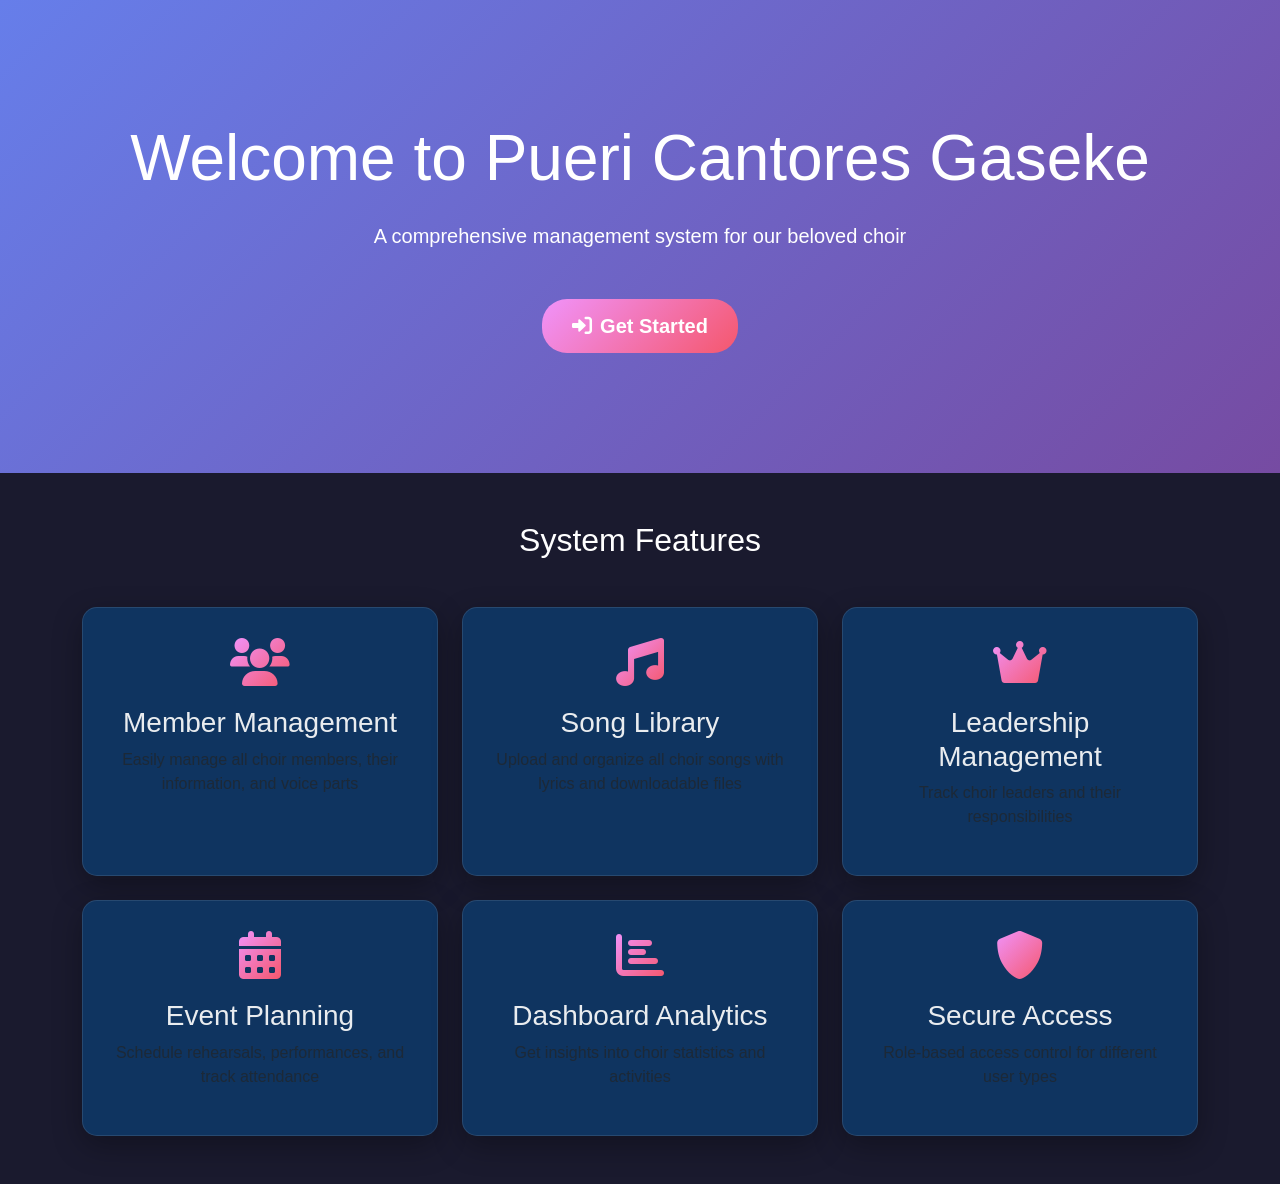
<file: cms.html>
<!DOCTYPE html>
<html lang="en">
<head>
    <meta charset="UTF-8">
    <meta name="viewport" content="width=device-width, initial-scale=1.0, maximum-scale=1.0, user-scalable=yes">
    <title>Pueri Cantores Gaseke - Choir Management System</title>
    <link href="https://cdn.jsdelivr.net/npm/bootstrap@5.1.3/dist/css/bootstrap.min.css" rel="stylesheet">
    <link rel="stylesheet" href="https://cdnjs.cloudflare.com/ajax/libs/font-awesome/6.0.0/css/all.min.css">
    <style>
        * {
            margin: 0;
            padding: 0;
            box-sizing: border-box;
        }

        :root {
            --primary-color: #2c3e50;
            --secondary-color: #e74c3c;
            --accent-color: #3498db;
            --success-color: #27ae60;
            --warning-color: #f39c12;
            --danger-color: #c0392b;
            --dark-bg: #1a1a2e;
            --darker-bg: #16213e;
            --card-bg: #0f3460;
            --text-light: #e9ecef;
            --text-muted: #adb5bd;
            --gradient-1: linear-gradient(135deg, #667eea 0%, #764ba2 100%);
            --gradient-2: linear-gradient(135deg, #f093fb 0%, #f5576c 100%);
            --gradient-3: linear-gradient(135deg, #4facfe 0%, #00f2fe 100%);
        }

        body {
            font-family: 'Segoe UI', Tahoma, Geneva, Verdana, sans-serif;
            background: var(--dark-bg);
            color: var(--text-light);
            min-height: 100vh;
            transition: all 0.3s ease;
            overflow-x: hidden;
        }

        #landingPage {
            display: block;
        }

        #landingPage.hidden {
            display: none;
        }

        .dashboard-container {
            display: none;
            position: relative;
            min-height: 100vh;
        }

        .dashboard-container.active {
            display: block;
        }

        .mobile-menu-toggle {
            display: none;
            position: fixed;
            top: 15px;
            left: 15px;
            z-index: 1001;
            background: var(--gradient-2);
            color: white;
            border: none;
            border-radius: 50%;
            width: 50px;
            height: 50px;
            font-size: 1.5rem;
            cursor: pointer;
            box-shadow: 0 4px 15px rgba(231, 76, 60, 0.3);
            transition: all 0.3s ease;
            align-items: center;
            justify-content: center;
        }

        .mobile-menu-toggle:hover {
            transform: scale(1.1);
            box-shadow: 0 6px 20px rgba(231, 76, 60, 0.4);
        }

        .mobile-menu-toggle i {
            transition: transform 0.3s ease;
        }

        .mobile-menu-toggle.active i {
            transform: rotate(90deg);
        }

        .sidebar-overlay {
            display: none;
            position: fixed;
            top: 0;
            left: 0;
            right: 0;
            bottom: 0;
            background: rgba(0, 0, 0, 0.5);
            backdrop-filter: blur(3px);
            z-index: 999;
            opacity: 0;
            transition: opacity 0.3s ease;
        }

        .sidebar-overlay.active {
            display: block;
            opacity: 1;
        }

        .hero-section {
            background: var(--gradient-1);
            padding: 120px 0;
            color: white;
            position: relative;
            overflow: hidden;
        }

        .feature-card {
            background: var(--card-bg);
            border-radius: 15px;
            padding: 30px;
            text-align: center;
            box-shadow: 0 10px 30px rgba(0,0,0,0.3);
            transition: all 0.3s ease;
            height: 100%;
            border: 1px solid rgba(255,255,255,0.1);
        }

        .feature-card:hover {
            transform: translateY(-10px);
            border-color: var(--secondary-color);
        }

        .feature-icon {
            font-size: 3rem;
            margin-bottom: 20px;
            background: var(--gradient-2);
            -webkit-background-clip: text;
            -webkit-text-fill-color: transparent;
        }

        .btn-custom {
            background: var(--gradient-2);
            color: white;
            padding: 12px 30px;
            border-radius: 25px;
            border: none;
            font-weight: 600;
            transition: all 0.3s;
            text-decoration: none;
            display: inline-block;
            cursor: pointer;
        }

        .btn-custom:hover {
            transform: scale(1.05);
            box-shadow: 0 10px 20px rgba(231, 76, 60, 0.3);
            color: white;
        }

        .auth-container {
            max-width: 400px;
            margin: 0 auto;
            background: var(--card-bg);
            border-radius: 15px;
            padding: 30px;
            box-shadow: 0 10px 30px rgba(0,0,0,0.3);
            border: 1px solid rgba(255,255,255,0.1);
        }

        .auth-tabs {
            display: flex;
            margin-bottom: 30px;
            border-bottom: 2px solid rgba(255,255,255,0.1);
        }

        .auth-tab {
            flex: 1;
            text-align: center;
            padding: 10px;
            cursor: pointer;
            color: var(--text-muted);
            font-weight: 600;
            transition: all 0.3s;
        }

        .auth-tab.active {
            color: var(--secondary-color);
            border-bottom: 2px solid var(--secondary-color);
        }

        .auth-form {
            display: none;
        }

        .auth-form.active {
            display: block;
        }

        .sidebar {
            position: fixed;
            left: 0;
            top: 0;
            bottom: 0;
            width: 280px;
            background: var(--darker-bg);
            color: white;
            padding: 20px 0;
            overflow-y: auto;
            border-right: 1px solid rgba(255,255,255,0.1);
            z-index: 1000;
            transition: transform 0.3s ease;
        }

        .sidebar-header {
            padding: 20px;
            text-align: center;
            border-bottom: 1px solid rgba(255,255,255,0.1);
        }

        .sidebar-header h3 {
            color: var(--secondary-color);
            font-weight: 700;
            font-size: 1.5rem;
        }

        .user-profile {
            background: rgba(255,255,255,0.05);
            padding: 20px;
            margin: 20px;
            border-radius: 10px;
            text-align: center;
            border: 1px solid rgba(255,255,255,0.1);
        }

        .user-avatar {
            width: 80px;
            height: 80px;
            border-radius: 50%;
            margin: 0 auto 15px;
            background: var(--gradient-2);
            display: flex;
            align-items: center;
            justify-content: center;
            font-size: 2.5rem;
        }

        .role-badge {
            background: var(--gradient-2);
            color: white;
            padding: 5px 15px;
            border-radius: 20px;
            font-size: 0.8rem;
            display: inline-block;
            margin-top: 10px;
        }

        .nav-link {
            color: var(--text-muted);
            padding: 15px 25px;
            transition: all 0.3s;
            display: flex;
            align-items: center;
            gap: 10px;
            border-left: 3px solid transparent;
            text-decoration: none;
            cursor: pointer;
        }

        .nav-link:hover {
            color: white;
            background: rgba(255,255,255,0.05);
            border-left-color: var(--secondary-color);
        }

        .nav-link.active {
            color: white;
            background: rgba(255,255,255,0.1);
            border-left-color: var(--secondary-color);
        }

        .nav-link i {
            width: 25px;
            font-size: 1.2rem;
        }

        .main-content {
            margin-left: 280px;
            padding: 30px;
            min-height: 100vh;
            transition: margin-left 0.3s ease;
            background: var(--dark-bg);
        }

        .stat-card {
            background: var(--card-bg);
            border-radius: 15px;
            padding: 25px;
            box-shadow: 0 5px 15px rgba(0,0,0,0.3);
            transition: all 0.3s;
            border: 1px solid rgba(255,255,255,0.1);
            height: 100%;
        }

        .stat-card:hover {
            transform: translateY(-5px);
            border-color: var(--secondary-color);
        }

        .stat-icon {
            font-size: 2.5rem;
            background: var(--gradient-2);
            -webkit-background-clip: text;
            -webkit-text-fill-color: transparent;
        }

        .stat-number {
            font-size: 2.5rem;
            font-weight: bold;
            color: var(--secondary-color);
        }

        .table-card {
            background: var(--card-bg);
            border-radius: 15px;
            padding: 25px;
            box-shadow: 0 5px 15px rgba(0,0,0,0.3);
            border: 1px solid rgba(255,255,255,0.1);
            margin-bottom: 30px;
            overflow-x: auto;
        }

        .table {
            color: var(--text-light);
            margin-bottom: 0;
            min-width: 600px;
        }

        .table thead th {
            border-bottom-color: rgba(255,255,255,0.1);
            color: var(--secondary-color);
            font-weight: 600;
        }

        .table td {
            border-bottom-color: rgba(255,255,255,0.05);
            vertical-align: middle;
        }

        .badge-voice {
            background: var(--gradient-1);
            color: white;
            padding: 5px 10px;
            border-radius: 20px;
            font-size: 0.8rem;
        }

        .badge-role {
            background: var(--gradient-2);
            color: white;
            padding: 5px 10px;
            border-radius: 20px;
            font-size: 0.8rem;
        }

        .filter-container {
            background: rgba(255,255,255,0.05);
            border-radius: 15px;
            padding: 20px;
            margin-bottom: 20px;
            border: 1px solid rgba(255,255,255,0.1);
        }

        .filter-title {
            color: var(--secondary-color);
            font-size: 1.1rem;
            margin-bottom: 15px;
            font-weight: 600;
        }

        .filter-group {
            display: flex;
            flex-wrap: wrap;
            gap: 15px;
            align-items: flex-end;
        }

        .filter-item {
            flex: 1;
            min-width: 150px;
        }

        .filter-label {
            display: block;
            color: var(--text-muted);
            font-size: 0.9rem;
            margin-bottom: 5px;
        }

        .filter-select, .filter-input {
            background: rgba(0,0,0,0.3);
            border: 1px solid rgba(255,255,255,0.1);
            color: var(--text-light);
            padding: 8px 12px;
            border-radius: 8px;
            width: 100%;
        }

        .filter-select:focus, .filter-input:focus {
            border-color: var(--secondary-color);
            outline: none;
        }

        .clear-filter {
            color: var(--secondary-color);
            cursor: pointer;
            font-size: 0.9rem;
            margin-left: 10px;
        }

        .search-results-info {
            color: var(--text-muted);
            font-size: 0.9rem;
            margin-top: 10px;
            padding: 10px;
            background: rgba(255,255,255,0.05);
            border-radius: 8px;
        }

        .highlight {
            background: var(--secondary-color);
            color: white;
            padding: 2px 5px;
            border-radius: 3px;
        }

        .drag-drop-area {
            border: 2px dashed var(--secondary-color);
            border-radius: 10px;
            padding: 30px;
            text-align: center;
            background: rgba(255,255,255,0.02);
            transition: all 0.3s;
            cursor: pointer;
            margin-bottom: 20px;
        }

        .drag-drop-area:hover {
            background: rgba(231, 76, 60, 0.1);
            border-color: var(--secondary-color);
        }

        .drag-drop-area.dragover {
            background: rgba(231, 76, 60, 0.2);
            border-color: var(--secondary-color);
            transform: scale(1.02);
        }

        .drag-drop-icon {
            font-size: 3rem;
            color: var(--secondary-color);
            margin-bottom: 15px;
        }

        .file-list {
            margin-top: 15px;
        }

        .file-item {
            background: rgba(255,255,255,0.05);
            border-radius: 5px;
            padding: 8px 12px;
            margin-bottom: 5px;
            display: flex;
            align-items: center;
            justify-content: space-between;
        }

        .file-item i {
            color: var(--secondary-color);
            margin-right: 10px;
        }

        .file-item .remove-file {
            color: var(--danger-color);
            cursor: pointer;
        }

        .file-info {
            font-size: 0.9rem;
            color: var(--text-muted);
        }

        .modal-content {
            background: var(--card-bg);
            color: var(--text-light);
            border: 1px solid rgba(255,255,255,0.1);
        }

        .modal-header {
            border-bottom-color: rgba(255,255,255,0.1);
        }

        .modal-footer {
            border-top-color: rgba(255,255,255,0.1);
        }

        .form-control, .form-select {
            background: rgba(0,0,0,0.3);
            border: 1px solid rgba(255,255,255,0.1);
            color: var(--text-light);
        }

        .form-control:focus, .form-select:focus {
            background: rgba(0,0,0,0.5);
            border-color: var(--secondary-color);
            color: var(--text-light);
            box-shadow: 0 0 0 0.2rem rgba(231, 76, 60, 0.25);
        }

        .form-control::placeholder {
            color: var(--text-muted);
        }

        .form-label {
            color: var(--text-muted);
            font-size: 0.9rem;
            font-weight: 500;
        }

        .btn-close {
            filter: invert(1) grayscale(100%) brightness(200%);
        }

        .quick-action-btn {
            background: rgba(255,255,255,0.05);
            border: 1px solid rgba(255,255,255,0.1);
            color: var(--text-light);
            padding: 15px;
            border-radius: 10px;
            transition: all 0.3s;
            text-align: left;
            width: 100%;
            margin-bottom: 10px;
        }

        .quick-action-btn:hover {
            background: var(--gradient-2);
            border-color: transparent;
            transform: translateX(5px);
        }

        .attachment-list {
            max-height: 200px;
            overflow-y: auto;
            margin-top: 10px;
        }

        .attachment-item {
            background: rgba(255,255,255,0.05);
            border-radius: 5px;
            padding: 8px 12px;
            margin-bottom: 5px;
            display: flex;
            align-items: center;
            justify-content: space-between;
            flex-wrap: wrap;
            gap: 10px;
        }

        .download-btn {
            background: transparent;
            border: 1px solid var(--secondary-color);
            color: var(--secondary-color);
            padding: 5px 10px;
            border-radius: 5px;
            transition: all 0.3s;
        }

        .download-btn:hover {
            background: var(--secondary-color);
            color: white;
        }

        .download-all-btn {
            background: var(--gradient-2);
            color: white;
            border: none;
            padding: 8px 15px;
            border-radius: 5px;
            transition: all 0.3s;
        }

        .download-all-btn:hover {
            transform: scale(1.05);
            box-shadow: 0 5px 15px rgba(231, 76, 60, 0.3);
        }

        .action-buttons {
            display: flex;
            gap: 10px;
            flex-wrap: wrap;
            align-items: center;
        }

        .file-download-btn {
            background: var(--success-color);
            color: white;
            border: none;
            padding: 3px 8px;
            border-radius: 3px;
            font-size: 0.8rem;
            cursor: pointer;
            margin-left: 10px;
        }

        .file-download-btn:hover {
            background: var(--secondary-color);
        }

        .song-attachments {
            margin-top: 20px;
            padding: 15px;
            background: rgba(255,255,255,0.02);
            border-radius: 10px;
            border: 1px solid rgba(255,255,255,0.05);
        }

        .icon-circle {
            width: 60px;
            height: 60px;
            border-radius: 50%;
            display: flex;
            align-items: center;
            justify-content: center;
        }

        .progress {
            height: 8px;
            background: rgba(255,255,255,0.1);
            border-radius: 4px;
        }

        .progress-bar {
            border-radius: 4px;
        }

        .divider {
            width: 100px;
            height: 4px;
            background: var(--gradient-2);
            margin: 0 auto 30px;
            border-radius: 2px;
        }

        @media (max-width: 768px) {
            .mobile-menu-toggle {
                display: flex;
            }

            .sidebar {
                transform: translateX(-100%);
                width: 85%;
                max-width: 300px;
            }

            .sidebar.active {
                transform: translateX(0);
            }

            .sidebar-overlay.active {
                display: block;
                opacity: 1;
            }

            .main-content {
                margin-left: 0;
                padding: 70px 15px 15px 15px;
            }

            .filter-group {
                flex-direction: column;
            }

            .filter-item {
                width: 100%;
            }

            .action-buttons {
                flex-direction: column;
                align-items: stretch;
            }

            .action-buttons .btn {
                width: 100%;
                margin: 5px 0;
            }

            .stat-card {
                padding: 15px;
            }

            .stat-number {
                font-size: 2rem;
            }

            .table-card {
                padding: 15px;
            }

            .table {
                font-size: 0.9rem;
            }

            .display-4 {
                font-size: 2rem !important;
            }
            
            .lead {
                font-size: 1.2rem !important;
            }
        }

        @media (max-width: 480px) {
            .main-content {
                padding: 70px 10px 10px 10px;
            }

            .stat-number {
                font-size: 1.5rem;
            }

            .mobile-menu-toggle {
                width: 45px;
                height: 45px;
                font-size: 1.2rem;
                top: 10px;
                left: 10px;
            }

            .sidebar {
                width: 90%;
            }

            .user-avatar {
                width: 60px;
                height: 60px;
                font-size: 2rem;
            }
        }
    </style>
</head>
<body>
    <!-- Landing Page -->
    <div id="landingPage">
        <nav class="navbar navbar-expand-lg navbar-dark bg-transparent position-absolute w-100">
            <div class="container">
                <a class="navbar-brand" href="#">
                    <i class="fas fa-music me-2"></i>
                    Pueri Cantores Gaseke
                </a>
                <button class="navbar-toggler" type="button" data-bs-toggle="collapse" data-bs-target="#navbarNav">
                    <span class="navbar-toggler-icon"></span>
                </button>
                <div class="collapse navbar-collapse" id="navbarNav">
                    <ul class="navbar-nav ms-auto">
                        <li class="nav-item">
                            <a class="nav-link" href="#home">Home</a>
                        </li>
                        <li class="nav-item">
                            <a class="nav-link" href="#features">Features</a>
                        </li>
                        <li class="nav-item">
                            <a class="nav-link" href="#about">About</a>
                        </li>
                        <li class="nav-item">
                            <button class="btn btn-custom ms-3" onclick="showAuthModal()">
                                <i class="fas fa-sign-in-alt me-2"></i>Login / Sign Up
                            </button>
                        </li>
                    </ul>
                </div>
            </div>
        </nav>

        <section class="hero-section text-center" id="home">
            <div class="container">
                <h1 class="display-3 mb-4">Welcome to Pueri Cantores Gaseke</h1>
                <p class="lead mb-5">A comprehensive management system for our beloved choir</p>
                <button class="btn btn-custom btn-lg" onclick="showAuthModal()">
                    <i class="fas fa-sign-in-alt me-2"></i>Get Started
                </button>
            </div>
        </section>

        <section class="py-5" id="features">
            <div class="container">
                <h2 class="text-center text-white mb-5">System Features</h2>
                <div class="row g-4">
                    <div class="col-md-4">
                        <div class="feature-card">
                            <i class="fas fa-users feature-icon"></i>
                            <h3>Member Management</h3>
                            <p class="text-muted">Easily manage all choir members, their information, and voice parts</p>
                        </div>
                    </div>
                    <div class="col-md-4">
                        <div class="feature-card">
                            <i class="fas fa-music feature-icon"></i>
                            <h3>Song Library</h3>
                            <p class="text-muted">Upload and organize all choir songs with lyrics and downloadable files</p>
                        </div>
                    </div>
                    <div class="col-md-4">
                        <div class="feature-card">
                            <i class="fas fa-crown feature-icon"></i>
                            <h3>Leadership Management</h3>
                            <p class="text-muted">Track choir leaders and their responsibilities</p>
                        </div>
                    </div>
                    <div class="col-md-4">
                        <div class="feature-card">
                            <i class="fas fa-calendar-alt feature-icon"></i>
                            <h3>Event Planning</h3>
                            <p class="text-muted">Schedule rehearsals, performances, and track attendance</p>
                        </div>
                    </div>
                    <div class="col-md-4">
                        <div class="feature-card">
                            <i class="fas fa-chart-bar feature-icon"></i>
                            <h3>Dashboard Analytics</h3>
                            <p class="text-muted">Get insights into choir statistics and activities</p>
                        </div>
                    </div>
                    <div class="col-md-4">
                        <div class="feature-card">
                            <i class="fas fa-shield-alt feature-icon"></i>
                            <h3>Secure Access</h3>
                            <p class="text-muted">Role-based access control for different user types</p>
                        </div>
                    </div>
                </div>
            </div>
        </section>
    </div>

    <!-- Auth Modal -->
    <div class="modal fade" id="authModal" tabindex="-1">
        <div class="modal-dialog">
            <div class="modal-content">
                <div class="modal-header">
                    <h5 class="modal-title">Welcome to Pueri Cantores Gaseke</h5>
                    <button type="button" class="btn-close" data-bs-dismiss="modal"></button>
                </div>
                <div class="modal-body">
                    <div class="auth-container">
                        <div class="auth-tabs">
                            <div class="auth-tab active" onclick="showAuthTab('login')">Login</div>
                            <div class="auth-tab" onclick="showAuthTab('signup')">Sign Up</div>
                        </div>
                        
                        <div id="loginForm" class="auth-form active">
                            <form onsubmit="handleLogin(event)">
                                <div class="mb-3">
                                    <label class="form-label">Username or Email</label>
                                    <input type="text" class="form-control" id="loginUsername" required>
                                </div>
                                <div class="mb-3">
                                    <label class="form-label">Password</label>
                                    <input type="password" class="form-control" id="loginPassword" required>
                                </div>
                                <button type="submit" class="btn btn-custom w-100">Login</button>
                            </form>
                        </div>
                        
                        <div id="signupForm" class="auth-form">
                            <form onsubmit="handleSignup(event)">
                                <div class="mb-3">
                                    <label class="form-label">Full Name</label>
                                    <input type="text" class="form-control" id="signupFullname" required>
                                </div>
                                <div class="mb-3">
                                    <label class="form-label">Username</label>
                                    <input type="text" class="form-control" id="signupUsername" required>
                                </div>
                                <div class="mb-3">
                                    <label class="form-label">Email</label>
                                    <input type="email" class="form-control" id="signupEmail" required>
                                </div>
                                <div class="mb-3">
                                    <label class="form-label">Password</label>
                                    <input type="password" class="form-control" id="signupPassword" required>
                                </div>
                                <div class="mb-3">
                                    <label class="form-label">Role</label>
                                    <select class="form-control" id="signupRole">
                                        <option value="member">Member</option>
                                        <option value="leader">Leader</option>
                                        <option value="admin">Admin</option>
                                    </select>
                                </div>
                                <button type="submit" class="btn btn-custom w-100">Sign Up</button>
                            </form>
                        </div>
                    </div>
                </div>
            </div>
        </div>
    </div>

    <!-- Dashboard Container -->
    <div id="dashboardContainer" class="dashboard-container">
        <button class="mobile-menu-toggle" id="mobileMenuToggle" onclick="toggleMobileMenu()">
            <i class="fas fa-bars"></i>
        </button>

        <div class="sidebar-overlay" id="sidebarOverlay" onclick="closeMobileMenu()"></div>

        <div class="sidebar" id="sidebar">
            <div class="sidebar-header">
                <h3><i class="fas fa-music me-2"></i>PC Gaseke</h3>
            </div>
            
            <div class="user-profile">
                <div class="user-avatar">
                    <i class="fas fa-user-circle"></i>
                </div>
                <h5 id="userFullName">Loading...</h5>
                <span class="role-badge" id="userRole">Loading...</span>
            </div>
            
            <nav class="nav flex-column" id="sidebarNav"></nav>
        </div>

        <!-- Main Content -->
        <div class="main-content" id="mainContent">
            <!-- Welcome Section -->
            <div class="container-fluid">
                <!-- Welcome Header -->
                <div class="text-center mb-5">
                    <div class="welcome-icon mb-4">
                        <i class="fas fa-users" style="font-size: 5rem; background: linear-gradient(135deg, #f093fb 0%, #f5576c 100%); -webkit-background-clip: text; -webkit-text-fill-color: transparent;"></i>
                    </div>
                    <h1 class="display-4 mb-3" style="color: #e9ecef; font-weight: 700;">
                        Welcome to Pueri Cantores Gaseke
                    </h1>
                    <p class="lead mb-4" style="color: #adb5bd; font-size: 1.5rem;">
                        "The Voice of Angels"
                    </p>
                    <div class="divider"></div>
                    <p style="color: #adb5bd; font-size: 1.2rem; max-width: 800px; margin: 0 auto;">
                        A comprehensive management system for our beloved choir of young voices. 
                        Nurturing talent, preserving tradition, and creating beautiful music together.
                    </p>
                </div>

                <!-- Children Information Cards -->
                <div class="row g-4 mb-5">
                    <!-- Total Children Card -->
                    <div class="col-md-4">
                        <div class="stat-card">
                            <div class="d-flex align-items-center mb-3">
                                <div class="icon-circle" style="background: linear-gradient(135deg, #f093fb 0%, #f5576c 100%);">
                                    <i class="fas fa-child" style="font-size: 1.8rem; color: white;"></i>
                                </div>
                                <div style="margin-left: 15px;">
                                    <h3 style="margin: 0; color: #e9ecef; font-weight: 700;" id="totalChildrenCount">24</h3>
                                    <p style="margin: 5px 0 0; color: #adb5bd;">Total Children</p>
                                </div>
                            </div>
                            <div class="progress">
                                <div class="progress-bar" style="width: 100%; background: linear-gradient(135deg, #f093fb 0%, #f5576c 100%);"></div>
                            </div>
                            <p class="mt-3" style="color: #adb5bd; font-size: 0.9rem;">
                                <i class="fas fa-arrow-up" style="color: #27ae60;"></i> +4 new members this month
                            </p>
                        </div>
                    </div>

                    <!-- Voice Parts Distribution Card -->
                    <div class="col-md-4">
                        <div class="stat-card">
                            <div class="d-flex align-items-center mb-3">
                                <div class="icon-circle" style="background: linear-gradient(135deg, #667eea 0%, #764ba2 100%);">
                                    <i class="fas fa-music" style="font-size: 1.8rem; color: white;"></i>
                                </div>
                                <div style="margin-left: 15px;">
                                    <h3 style="margin: 0; color: #e9ecef; font-weight: 700;">Voice Parts</h3>
                                    <p style="margin: 5px 0 0; color: #adb5bd;">Distribution</p>
                                </div>
                            </div>
                            <div class="voice-distribution mt-3">
                                <div class="mb-2 d-flex justify-content-between">
                                    <span style="color: #adb5bd;">Soprano</span>
                                    <span style="color: #e9ecef; font-weight: 600;" id="sopranoCount">8</span>
                                </div>
                                <div class="progress mb-3">
                                    <div class="progress-bar" style="width: 33%; background: #e74c3c;"></div>
                                </div>
                                
                                <div class="mb-2 d-flex justify-content-between">
                                    <span style="color: #adb5bd;">Alto</span>
                                    <span style="color: #e9ecef; font-weight: 600;" id="altoCount">6</span>
                                </div>
                                <div class="progress mb-3">
                                    <div class="progress-bar" style="width: 25%; background: #3498db;"></div>
                                </div>
                                
                                <div class="mb-2 d-flex justify-content-between">
                                    <span style="color: #adb5bd;">Tenor</span>
                                    <span style="color: #e9ecef; font-weight: 600;" id="tenorCount">5</span>
                                </div>
                                <div class="progress mb-3">
                                    <div class="progress-bar" style="width: 21%; background: #f39c12;"></div>
                                </div>
                                
                                <div class="mb-2 d-flex justify-content-between">
                                    <span style="color: #adb5bd;">Bass</span>
                                    <span style="color: #e9ecef; font-weight: 600;" id="bassCount">5</span>
                                </div>
                                <div class="progress mb-3">
                                    <div class="progress-bar" style="width: 21%; background: #27ae60;"></div>
                                </div>
                            </div>
                        </div>
                    </div>

                    <!-- Quick Stats Card -->
                    <div class="col-md-4">
                        <div class="stat-card">
                            <div class="d-flex align-items-center mb-3">
                                <div class="icon-circle" style="background: linear-gradient(135deg, #4facfe 0%, #00f2fe 100%);">
                                    <i class="fas fa-chart-line" style="font-size: 1.8rem; color: white;"></i>
                                </div>
                                <div style="margin-left: 15px;">
                                    <h3 style="margin: 0; color: #e9ecef; font-weight: 700;">Quick Stats</h3>
                                    <p style="margin: 5px 0 0; color: #adb5bd;">Choir Overview</p>
                                </div>
                            </div>
                            
                            <div class="stats-list mt-3">
                                <div class="d-flex justify-content-between align-items-center mb-3">
                                    <span style="color: #adb5bd;"><i class="fas fa-calendar-check me-2" style="color: #e74c3c;"></i> Rehearsals This Week</span>
                                    <span class="badge" style="background: linear-gradient(135deg, #f093fb 0%, #f5576c 100%); color: white; padding: 5px 10px; border-radius: 20px;">3</span>
                                </div>
                                
                                <div class="d-flex justify-content-between align-items-center mb-3">
                                    <span style="color: #adb5bd;"><i class="fas fa-music me-2" style="color: #3498db;"></i> Songs in Repertoire</span>
                                    <span class="badge" style="background: linear-gradient(135deg, #667eea 0%, #764ba2 100%); color: white; padding: 5px 10px; border-radius: 20px;" id="totalSongsCount">45</span>
                                </div>
                                
                                <div class="d-flex justify-content-between align-items-center mb-3">
                                    <span style="color: #adb5bd;"><i class="fas fa-calendar-alt me-2" style="color: #f39c12;"></i> Upcoming Performances</span>
                                    <span class="badge" style="background: linear-gradient(135deg, #4facfe 0%, #00f2fe 100%); color: white; padding: 5px 10px; border-radius: 20px;">2</span>
                                </div>
                                
                                <div class="d-flex justify-content-between align-items-center">
                                    <span style="color: #adb5bd;"><i class="fas fa-crown me-2" style="color: #27ae60;"></i> Section Leaders</span>
                                    <span class="badge" style="background: linear-gradient(135deg, #f093fb 0%, #f5576c 100%); color: white; padding: 5px 10px; border-radius: 20px;" id="leadersCount">4</span>
                                </div>
                            </div>
                        </div>
                    </div>
                </div>

                <!-- Featured Section - Children in Action -->
                <div class="row g-4">
                    <div class="col-md-6">
                        <div class="table-card">
                            <h5 class="mb-4" style="color: #e74c3c; font-weight: 600;">
                                <i class="fas fa-star me-2"></i> Featured Young Singers
                            </h5>
                            
                            <div class="featured-singers">
                                <div class="d-flex align-items-center mb-4">
                                    <div class="icon-circle" style="background: linear-gradient(135deg, #f093fb 0%, #f5576c 100%); font-size: 1.5rem; font-weight: bold; color: white;">
                                        A
                                    </div>
                                    <div style="margin-left: 15px;">
                                        <h6 style="margin: 0; color: #e9ecef; font-weight: 600;">Anna M. - Soprano</h6>
                                        <p style="margin: 5px 0 0; color: #adb5bd; font-size: 0.9rem;">Member since 2023 • Lead Soprano in "Ave Maria"</p>
                                    </div>
                                </div>
                                
                                <div class="d-flex align-items-center mb-4">
                                    <div class="icon-circle" style="background: linear-gradient(135deg, #667eea 0%, #764ba2 100%); font-size: 1.5rem; font-weight: bold; color: white;">
                                        M
                                    </div>
                                    <div style="margin-left: 15px;">
                                        <h6 style="margin: 0; color: #e9ecef; font-weight: 600;">Michael K. - Tenor</h6>
                                        <p style="margin: 5px 0 0; color: #adb5bd; font-size: 0.9rem;">Member since 2022 • Perfect attendance record</p>
                                    </div>
                                </div>
                                
                                <div class="d-flex align-items-center">
                                    <div class="icon-circle" style="background: linear-gradient(135deg, #4facfe 0%, #00f2fe 100%); font-size: 1.5rem; font-weight: bold; color: white;">
                                        S
                                    </div>
                                    <div style="margin-left: 15px;">
                                        <h6 style="margin: 0; color: #e9ecef; font-weight: 600;">Sarah W. - Alto</h6>
                                        <p style="margin: 5px 0 0; color: #adb5bd; font-size: 0.9rem;">Member since 2024 • Rising star of the choir</p>
                                    </div>
                                </div>
                            </div>
                        </div>
                    </div>
                    
                    <div class="col-md-6">
                        <div class="table-card">
                            <h5 class="mb-4" style="color: #e74c3c; font-weight: 600;">
                                <i class="fas fa-calendar-alt me-2"></i> Upcoming Children's Events
                            </h5>
                            
                            <div class="events-list">
                                <div class="d-flex align-items-center mb-4">
                                    <div style="min-width: 60px; text-align: center;">
                                        <span style="display: block; font-size: 1.5rem; font-weight: bold; color: #e74c3c;">15</span>
                                        <span style="color: #adb5bd; font-size: 0.8rem;">MAR</span>
                                    </div>
                                    <div style="margin-left: 15px;">
                                        <h6 style="margin: 0; color: #e9ecef; font-weight: 600;">Children's Choir Rehearsal</h6>
                                        <p style="margin: 5px 0 0; color: #adb5bd; font-size: 0.9rem;">3:00 PM - 5:00 PM • Main Hall</p>
                                    </div>
                                </div>
                                
                                <div class="d-flex align-items-center mb-4">
                                    <div style="min-width: 60px; text-align: center;">
                                        <span style="display: block; font-size: 1.5rem; font-weight: bold; color: #e74c3c;">22</span>
                                        <span style="color: #adb5bd; font-size: 0.8rem;">MAR</span>
                                    </div>
                                    <div style="margin-left: 15px;">
                                        <h6 style="margin: 0; color: #e9ecef; font-weight: 600;">Spring Concert Preparation</h6>
                                        <p style="margin: 5px 0 0; color: #adb5bd; font-size: 0.9rem;">4:00 PM - 6:00 PM • Music Room</p>
                                    </div>
                                </div>
                                
                                <div class="d-flex align-items-center">
                                    <div style="min-width: 60px; text-align: center;">
                                        <span style="display: block; font-size: 1.5rem; font-weight: bold; color: #e74c3c;">05</span>
                                        <span style="color: #adb5bd; font-size: 0.8rem;">APR</span>
                                    </div>
                                    <div style="margin-left: 15px;">
                                        <h6 style="margin: 0; color: #e9ecef; font-weight: 600;">Easter Sunday Performance</h6>
                                        <p style="margin: 5px 0 0; color: #adb5bd; font-size: 0.9rem;">10:00 AM • Main Church</p>
                                    </div>
                                </div>
                            </div>
                        </div>
                    </div>
                </div>
                
                <!-- Footer Quote -->
                <div class="text-center mt-5 pt-4">
                    <p style="color: #6c757d; font-style: italic; font-size: 1.1rem;">
                        "Let the children come to me, and do not hinder them, for the kingdom of heaven belongs to such as these." 
                        <br>— Matthew 19:14
                    </p>
                    <p style="color: #6c757d; font-size: 0.9rem; margin-top: 20px;">
                        <i class="fas fa-heart" style="color: #e74c3c;"></i> Nurturing young voices since 1995
                    </p>
                </div>
            </div>
        </div>
    </div>

    <!-- Member Modal -->
    <div class="modal fade" id="memberModal" tabindex="-1">
        <div class="modal-dialog modal-lg">
            <div class="modal-content">
                <div class="modal-header">
                    <h5 class="modal-title">Add/Edit Member</h5>
                    <button type="button" class="btn-close" data-bs-dismiss="modal"></button>
                </div>
                <div class="modal-body">
                    <form id="memberForm">
                        <input type="hidden" id="memberId">
                        <div class="row">
                            <div class="col-md-6 mb-3">
                                <label class="form-label">First Name</label>
                                <input type="text" class="form-control" id="firstName" required>
                            </div>
                            <div class="col-md-6 mb-3">
                                <label class="form-label">Last Name</label>
                                <input type="text" class="form-control" id="lastName" required>
                            </div>
                        </div>
                        <div class="row">
                            <div class="col-md-6 mb-3">
                                <label class="form-label">Email</label>
                                <input type="email" class="form-control" id="memberEmail">
                            </div>
                            <div class="col-md-6 mb-3">
                                <label class="form-label">Phone</label>
                                <input type="text" class="form-control" id="memberPhone">
                            </div>
                        </div>
                        <div class="row">
                            <div class="col-md-6 mb-3">
                                <label class="form-label">Date of Birth</label>
                                <input type="date" class="form-control" id="dob">
                            </div>
                            <div class="col-md-6 mb-3">
                                <label class="form-label">Voice Part</label>
                                <select class="form-control" id="voicePart" required>
                                    <option value="">Select Voice Part</option>
                                    <option value="soprano">Soprano</option>
                                    <option value="alto">Alto</option>
                                    <option value="tenor">Tenor</option>
                                    <option value="bass">Bass</option>
                                </select>
                            </div>
                        </div>
                        <div class="mb-3">
                            <label class="form-label">Address</label>
                            <textarea class="form-control" id="address" rows="2"></textarea>
                        </div>
                        <div class="row">
                            <div class="col-md-6 mb-3">
                                <label class="form-label">Emergency Contact</label>
                                <input type="text" class="form-control" id="emergencyContact">
                            </div>
                            <div class="col-md-6 mb-3">
                                <label class="form-label">Emergency Phone</label>
                                <input type="text" class="form-control" id="emergencyPhone">
                            </div>
                        </div>
                    </form>
                </div>
                <div class="modal-footer">
                    <button type="button" class="btn btn-secondary" data-bs-dismiss="modal">Cancel</button>
                    <button type="button" class="btn btn-primary" onclick="saveMember()">Save Member</button>
                </div>
            </div>
        </div>
    </div>

    <!-- Song Modal -->
    <div class="modal fade" id="songModal" tabindex="-1">
        <div class="modal-dialog modal-lg">
            <div class="modal-content">
                <div class="modal-header">
                    <h5 class="modal-title">Add/Edit Song</h5>
                    <button type="button" class="btn-close" data-bs-dismiss="modal"></button>
                </div>
                <div class="modal-body">
                    <form id="songForm">
                        <input type="hidden" id="songId">
                        <div class="row">
                            <div class="col-md-8 mb-3">
                                <label class="form-label">Title</label>
                                <input type="text" class="form-control" id="songTitle" required>
                            </div>
                            <div class="col-md-4 mb-3">
                                <label class="form-label">Category</label>
                                <select class="form-control" id="songCategory">
                                    <option value="sacred">Sacred</option>
                                    <option value="classical">Classical</option>
                                    <option value="contemporary">Contemporary</option>
                                    <option value="traditional">Traditional</option>
                                    <option value="other">Other</option>
                                </select>
                            </div>
                        </div>
                        <div class="row">
                            <div class="col-md-6 mb-3">
                                <label class="form-label">Composer</label>
                                <input type="text" class="form-control" id="composer">
                            </div>
                            <div class="col-md-6 mb-3">
                                <label class="form-label">Arranger</label>
                                <input type="text" class="form-control" id="arranger">
                            </div>
                        </div>
                        <div class="row">
                            <div class="col-md-4 mb-3">
                                <label class="form-label">Key</label>
                                <input type="text" class="form-control" id="keySignature">
                            </div>
                            <div class="col-md-4 mb-3">
                                <label class="form-label">Tempo</label>
                                <input type="text" class="form-control" id="tempo">
                            </div>
                            <div class="col-md-4 mb-3">
                                <label class="form-label">Language</label>
                                <input type="text" class="form-control" id="language">
                            </div>
                        </div>
                        
                        <div class="mb-3">
                            <label class="form-label">Song Documents (PDF, Sheet Music, Audio)</label>
                            <div class="drag-drop-area" id="dragDropArea" onclick="document.getElementById('fileInput').click()">
                                <i class="fas fa-cloud-upload-alt drag-drop-icon"></i>
                                <h5>Drag & Drop Files Here</h5>
                                <p class="text-muted">or click to browse</p>
                                <input type="file" id="fileInput" multiple style="display: none;" accept=".pdf,.doc,.docx,.txt,.mp3,.wav,.midi,.xml,.mxl">
                                <div class="file-list" id="fileList"></div>
                            </div>
                            <small class="text-muted">Supported formats: PDF, DOC, DOCX, TXT, MP3, WAV, MIDI, MusicXML</small>
                        </div>

                        <div class="mb-3">
                            <label class="form-label">Lyrics</label>
                            <textarea class="form-control" id="lyrics" rows="5"></textarea>
                        </div>

                        <div id="existingAttachments" class="attachment-list"></div>
                    </form>
                </div>
                <div class="modal-footer">
                    <button type="button" class="btn btn-secondary" data-bs-dismiss="modal">Cancel</button>
                    <button type="button" class="btn btn-primary" onclick="saveSong()">Save Song</button>
                </div>
            </div>
        </div>
    </div>

    <!-- Song Details Modal -->
    <div class="modal fade" id="songDetailsModal" tabindex="-1">
        <div class="modal-dialog modal-lg">
            <div class="modal-content">
                <div class="modal-header">
                    <h5 class="modal-title" id="songDetailsTitle">Song Details</h5>
                    <button type="button" class="btn-close" data-bs-dismiss="modal"></button>
                </div>
                <div class="modal-body" id="songDetailsContent"></div>
                <div class="modal-footer">
                    <button type="button" class="btn btn-secondary" data-bs-dismiss="modal">Close</button>
                </div>
            </div>
        </div>
    </div>

    <script src="https://cdn.jsdelivr.net/npm/bootstrap@5.1.3/dist/js/bootstrap.bundle.min.js"></script>
    <script>
        // Initialize local storage with default data
        function initializeData() {
            if (!localStorage.getItem('users')) {
                const users = [
                    {
                        id: 1,
                        username: 'admin',
                        email: 'admin@puericantores.org',
                        password: 'admin123',
                        fullName: 'System Administrator',
                        role: 'admin'
                    },
                    {
                        id: 2,
                        username: 'john_doe',
                        email: 'john.doe@email.com',
                        password: 'member123',
                        fullName: 'John Doe',
                        role: 'member',
                        memberId: 1
                    },
                    {
                        id: 3,
                        username: 'mary_j',
                        email: 'mary.j@email.com',
                        password: 'leader123',
                        fullName: 'Mary Johnson',
                        role: 'leader',
                        memberId: 2
                    }
                ];
                localStorage.setItem('users', JSON.stringify(users));
            }

            if (!localStorage.getItem('members')) {
                const members = [
                    {
                        id: 1,
                        firstName: 'John',
                        lastName: 'Doe',
                        email: 'john.doe@email.com',
                        phone: '+1234567890',
                        dob: '1990-01-01',
                        voicePart: 'tenor',
                        address: '123 Main St',
                        emergencyContact: 'Jane Doe',
                        emergencyPhone: '+0987654321',
                        joinDate: new Date().toISOString().split('T')[0]
                    },
                    {
                        id: 2,
                        firstName: 'Mary',
                        lastName: 'Johnson',
                        email: 'mary.j@email.com',
                        phone: '+1234567891',
                        dob: '1992-03-15',
                        voicePart: 'soprano',
                        address: '456 Oak Ave',
                        emergencyContact: 'Bob Johnson',
                        emergencyPhone: '+0987654322',
                        joinDate: new Date().toISOString().split('T')[0]
                    },
                    {
                        id: 3,
                        firstName: 'Peter',
                        lastName: 'Smith',
                        email: 'peter.smith@email.com',
                        phone: '+1234567892',
                        dob: '1988-07-20',
                        voicePart: 'bass',
                        address: '789 Pine St',
                        emergencyContact: 'Anna Smith',
                        emergencyPhone: '+0987654323',
                        joinDate: new Date().toISOString().split('T')[0]
                    },
                    {
                        id: 4,
                        firstName: 'Sarah',
                        lastName: 'Williams',
                        email: 'sarah.w@email.com',
                        phone: '+1234567893',
                        dob: '1995-11-10',
                        voicePart: 'alto',
                        address: '321 Elm St',
                        emergencyContact: 'Tom Williams',
                        emergencyPhone: '+0987654324',
                        joinDate: new Date().toISOString().split('T')[0]
                    }
                ];
                localStorage.setItem('members', JSON.stringify(members));
            }

            if (!localStorage.getItem('songs')) {
                const sampleAttachments = [
                    {
                        name: 'Ave_Maria_Sheet_Music.pdf',
                        size: 245760,
                        type: 'application/pdf',
                        content: 'Sample PDF content for Ave Maria'
                    },
                    {
                        name: 'Ave_Maria_Recording.mp3',
                        size: 5242880,
                        type: 'audio/mpeg',
                        content: 'Sample audio content'
                    },
                    {
                        name: 'Hallelujah_Choir_Sheet.pdf',
                        size: 312560,
                        type: 'application/pdf',
                        content: 'Sample PDF content for Hallelujah'
                    },
                    {
                        name: 'Hallelujah_Practice_Track.mp3',
                        size: 7340032,
                        type: 'audio/mpeg',
                        content: 'Sample audio content'
                    },
                    {
                        name: 'Amazing_Grace_Lyrics.pdf',
                        size: 102400,
                        type: 'application/pdf',
                        content: 'Sample PDF content'
                    }
                ];
                
                const songs = [
                    {
                        id: 1,
                        title: 'Ave Maria',
                        composer: 'Franz Schubert',
                        arranger: 'John Smith',
                        category: 'sacred',
                        keySignature: 'G',
                        tempo: 'Andante',
                        language: 'Latin',
                        lyrics: 'Ave Maria, gratia plena...',
                        uploadedBy: 'admin',
                        uploadedDate: new Date().toISOString(),
                        attachments: [sampleAttachments[0], sampleAttachments[1]]
                    },
                    {
                        id: 2,
                        title: 'Hallelujah',
                        composer: 'George Frideric Handel',
                        arranger: 'Mary Johnson',
                        category: 'classical',
                        keySignature: 'D',
                        tempo: 'Allegro',
                        language: 'English',
                        lyrics: 'Hallelujah! Hallelujah!...',
                        uploadedBy: 'admin',
                        uploadedDate: new Date().toISOString(),
                        attachments: [sampleAttachments[2], sampleAttachments[3]]
                    },
                    {
                        id: 3,
                        title: 'Amazing Grace',
                        composer: 'John Newton',
                        arranger: 'Traditional',
                        category: 'sacred',
                        keySignature: 'C',
                        tempo: 'Moderato',
                        language: 'English',
                        lyrics: 'Amazing grace! How sweet the sound...',
                        uploadedBy: 'mary_j',
                        uploadedDate: new Date().toISOString(),
                        attachments: [sampleAttachments[4]]
                    }
                ];
                localStorage.setItem('songs', JSON.stringify(songs));
            }

            if (!localStorage.getItem('leaders')) {
                const leaders = [
                    {
                        id: 1,
                        memberId: 1,
                        name: 'John Doe',
                        role: 'choir_master',
                        section: 'all',
                        startDate: '2024-01-01',
                        responsibilities: 'Overall choir direction and rehearsals'
                    },
                    {
                        id: 2,
                        memberId: 2,
                        name: 'Mary Johnson',
                        role: 'section_leader',
                        section: 'soprano',
                        startDate: '2024-01-15',
                        responsibilities: 'Lead soprano section rehearsals'
                    }
                ];
                localStorage.setItem('leaders', JSON.stringify(leaders));
            }
        }

        initializeData();

        let currentUser = JSON.parse(sessionStorage.getItem('currentUser')) || null;
        let memberFilters = { voicePart: '', joinDateRange: '', searchTerm: '' };
        let songFilters = { category: '', language: '', searchTerm: '' };
        let leaderFilters = { role: '', section: '', searchTerm: '' };
        let uploadedFiles = [];

        function toggleMobileMenu() {
            const sidebar = document.getElementById('sidebar');
            const overlay = document.getElementById('sidebarOverlay');
            const toggleBtn = document.getElementById('mobileMenuToggle');
            
            sidebar.classList.toggle('active');
            overlay.classList.toggle('active');
            toggleBtn.classList.toggle('active');
            
            const icon = toggleBtn.querySelector('i');
            icon.className = sidebar.classList.contains('active') ? 'fas fa-times' : 'fas fa-bars';
        }

        function closeMobileMenu() {
            const sidebar = document.getElementById('sidebar');
            const overlay = document.getElementById('sidebarOverlay');
            const toggleBtn = document.getElementById('mobileMenuToggle');
            
            sidebar.classList.remove('active');
            overlay.classList.remove('active');
            toggleBtn.classList.remove('active');
            
            const icon = toggleBtn.querySelector('i');
            icon.className = 'fas fa-bars';
        }

        function updateView() {
            const landingPage = document.getElementById('landingPage');
            const dashboardContainer = document.getElementById('dashboardContainer');
            
            if (currentUser) {
                landingPage.classList.add('hidden');
                dashboardContainer.classList.add('active');
                document.getElementById('userFullName').textContent = currentUser.fullName;
                document.getElementById('userRole').textContent = currentUser.role.charAt(0).toUpperCase() + currentUser.role.slice(1);
                
                updateSidebar();
                closeMobileMenu();
            } else {
                landingPage.classList.remove('hidden');
                dashboardContainer.classList.remove('active');
            }
        }

        function updateSidebar() {
            const sidebarNav = document.getElementById('sidebarNav');
            let navLinks = '';
            
            navLinks += `
                <a class="nav-link active" href="#" onclick="loadDashboardPage('dashboard'); if(window.innerWidth <= 768) closeMobileMenu();">
                    <i class="fas fa-tachometer-alt"></i> Dashboard
                </a>
                <a class="nav-link" href="#" onclick="loadDashboardPage('members'); if(window.innerWidth <= 768) closeMobileMenu();">
                    <i class="fas fa-users"></i> Members
                </a>
                <a class="nav-link" href="#" onclick="loadDashboardPage('songs'); if(window.innerWidth <= 768) closeMobileMenu();">
                    <i class="fas fa-music"></i> Songs
                </a>
            `;
            
            if (currentUser.role === 'admin' || currentUser.role === 'leader') {
                navLinks += `
                    <a class="nav-link" href="#" onclick="loadDashboardPage('leaders'); if(window.innerWidth <= 768) closeMobileMenu();">
                        <i class="fas fa-crown"></i> Leaders
                    </a>
                `;
            }
            
            navLinks += `
                <a class="nav-link" href="#" onclick="loadDashboardPage('events'); if(window.innerWidth <= 768) closeMobileMenu();">
                    <i class="fas fa-calendar-alt"></i> Events
                </a>
                <a class="nav-link" href="#" onclick="loadDashboardPage('attendance'); if(window.innerWidth <= 768) closeMobileMenu();">
                    <i class="fas fa-check-circle"></i> Attendance
                </a>
                <a class="nav-link" href="#" onclick="handleLogout()">
                    <i class="fas fa-sign-out-alt"></i> Logout
                </a>
            `;
            
            sidebarNav.innerHTML = navLinks;
        }

        function showAuthModal() {
            new bootstrap.Modal(document.getElementById('authModal')).show();
        }

        function showAuthTab(tab) {
            document.querySelectorAll('.auth-tab').forEach(t => t.classList.remove('active'));
            document.querySelectorAll('.auth-form').forEach(f => f.classList.remove('active'));
            
            if (tab === 'login') {
                document.querySelectorAll('.auth-tab')[0].classList.add('active');
                document.getElementById('loginForm').classList.add('active');
            } else {
                document.querySelectorAll('.auth-tab')[1].classList.add('active');
                document.getElementById('signupForm').classList.add('active');
            }
        }

        function handleLogin(e) {
            e.preventDefault();
            
            const username = document.getElementById('loginUsername').value;
            const password = document.getElementById('loginPassword').value;
            
            const users = JSON.parse(localStorage.getItem('users')) || [];
            const user = users.find(u => (u.username === username || u.email === username) && u.password === password);
            
            if (user) {
                currentUser = user;
                sessionStorage.setItem('currentUser', JSON.stringify(user));
                bootstrap.Modal.getInstance(document.getElementById('authModal')).hide();
                updateView();
            } else {
                alert('Invalid username or password');
            }
        }

        function handleSignup(e) {
            e.preventDefault();
            
            const users = JSON.parse(localStorage.getItem('users')) || [];
            const newUser = {
                id: users.length + 1,
                username: document.getElementById('signupUsername').value,
                email: document.getElementById('signupEmail').value,
                password: document.getElementById('signupPassword').value,
                fullName: document.getElementById('signupFullname').value,
                role: document.getElementById('signupRole').value
            };
            
            if (users.some(u => u.username === newUser.username || u.email === newUser.email)) {
                alert('Username or email already exists');
                return;
            }
            
            users.push(newUser);
            localStorage.setItem('users', JSON.stringify(users));
            
            alert('Registration successful! Please login.');
            showAuthTab('login');
            document.getElementById('signupForm').reset();
        }

        function handleLogout() {
            currentUser = null;
            sessionStorage.removeItem('currentUser');
            updateView();
            closeMobileMenu();
        }

        function loadDashboardPage(page) {
            document.querySelectorAll('.nav-link').forEach(link => link.classList.remove('active'));
            event.target.closest('.nav-link').classList.add('active');
            
            if (page === 'dashboard') {
                location.reload(); // This will reload the page to show the welcome content
            } else if (page === 'members') {
                loadMembers();
            } else if (page === 'songs') {
                loadSongs();
            } else if (page === 'leaders') {
                if (currentUser.role === 'admin' || currentUser.role === 'leader') loadLeaders();
                else { alert('Permission denied'); loadDashboardPage('dashboard'); }
            } else if (page === 'events') {
                loadEvents();
            } else if (page === 'attendance') {
                loadAttendance();
            }
        }

        function loadMembers() {
            const members = JSON.parse(localStorage.getItem('members')) || [];
            const html = `
                <div class="container-fluid">
                    <div class="d-flex justify-content-between align-items-center mb-4">
                        <h2>Choir Members</h2>
                        <div class="action-buttons">
                            ${currentUser.role === 'admin' || currentUser.role === 'leader' ? `<button class="btn btn-custom me-2" onclick="showAddMember()"><i class="fas fa-user-plus me-2"></i>Add Member</button>` : ''}
                        </div>
                    </div>
                    
                    <div class="filter-container">
                        <div class="filter-title"><i class="fas fa-filter me-2"></i>Filter Members <span class="clear-filter" onclick="clearMemberFilters()">Clear All</span></div>
                        <div class="filter-group">
                            <div class="filter-item">
                                <label class="filter-label">Voice Part</label>
                                <select class="filter-select" id="voicePartFilter" onchange="applyMemberFilters()">
                                    <option value="">All Voice Parts</option>
                                    <option value="soprano">Soprano</option>
                                    <option value="alto">Alto</option>
                                    <option value="tenor">Tenor</option>
                                    <option value="bass">Bass</option>
                                </select>
                            </div>
                            <div class="filter-item">
                                <label class="filter-label">Join Date</label>
                                <select class="filter-select" id="joinDateFilter" onchange="applyMemberFilters()">
                                    <option value="">All Time</option>
                                    <option value="last7days">Last 7 Days</option>
                                    <option value="last30days">Last 30 Days</option>
                                    <option value="last90days">Last 90 Days</option>
                                    <option value="thisyear">This Year</option>
                                </select>
                            </div>
                            <div class="filter-item">
                                <label class="filter-label">Search</label>
                                <input type="text" class="filter-input" id="memberSearchFilter" placeholder="Search..." onkeyup="applyMemberFilters()">
                            </div>
                        </div>
                        <div class="active-filters" id="activeMemberFilters"></div>
                    </div>
                    
                    <div class="search-results-info" id="memberSearchInfo"></div>
                    
                    <div class="table-card">
                        <table class="table table-hover">
                            <thead><tr><th>Name</th><th>Email</th><th>Phone</th><th>Voice Part</th><th>Join Date</th><th>Actions</th></tr></thead>
                            <tbody id="membersTableBody">${members.map(member => `<tr><td>${member.firstName} ${member.lastName}</td><td>${member.email || '-'}</td><td>${member.phone || '-'}</td><td><span class="badge-voice">${member.voicePart}</span></td><td>${member.joinDate || '-'}</td><td><button class="btn btn-sm btn-primary btn-action" onclick="viewMember(${member.id})"><i class="fas fa-eye"></i></button>${currentUser.role === 'admin' || currentUser.role === 'leader' ? `<button class="btn btn-sm btn-warning btn-action" onclick="editMember(${member.id})"><i class="fas fa-edit"></i></button><button class="btn btn-sm btn-danger btn-action" onclick="deleteMember(${member.id})"><i class="fas fa-trash"></i></button>` : ''}</td></tr>`).join('')}</tbody>
                        </table>
                    </div>
                </div>
            `;
            document.getElementById('mainContent').innerHTML = html;
        }

        function applyMemberFilters() {
            const voicePart = document.getElementById('voicePartFilter').value;
            const joinDateRange = document.getElementById('joinDateFilter').value;
            const searchTerm = document.getElementById('memberSearchFilter').value.toLowerCase();
            memberFilters = { voicePart, joinDateRange, searchTerm };
            
            const members = JSON.parse(localStorage.getItem('members')) || [];
            let filtered = members.filter(m => !voicePart || m.voicePart === voicePart);
            
            if (joinDateRange) {
                const limit = new Date();
                if (joinDateRange === 'last7days') limit.setDate(limit.getDate() - 7);
                else if (joinDateRange === 'last30days') limit.setDate(limit.getDate() - 30);
                else if (joinDateRange === 'last90days') limit.setDate(limit.getDate() - 90);
                else if (joinDateRange === 'thisyear') limit.setMonth(0, 1);
                filtered = filtered.filter(m => new Date(m.joinDate) >= limit);
            }
            
            if (searchTerm) filtered = filtered.filter(m => 
                m.firstName.toLowerCase().includes(searchTerm) ||
                m.lastName.toLowerCase().includes(searchTerm) ||
                (m.email && m.email.toLowerCase().includes(searchTerm)) ||
                (m.phone && m.phone.toLowerCase().includes(searchTerm)) ||
                m.voicePart.toLowerCase().includes(searchTerm)
            );
            
            const tbody = document.getElementById('membersTableBody');
            document.getElementById('memberSearchInfo').textContent = `Found ${filtered.length} member${filtered.length !== 1 ? 's' : ''}`;
            
            if (!filtered.length) tbody.innerHTML = '<tr><td colspan="6" class="text-center">No members found</td></tr>';
            else tbody.innerHTML = filtered.map(m => `<tr><td>${searchTerm ? highlightText(m.firstName + ' ' + m.lastName, searchTerm) : m.firstName + ' ' + m.lastName}</td><td>${m.email || '-'}</td><td>${m.phone || '-'}</td><td><span class="badge-voice">${searchTerm ? highlightText(m.voicePart, searchTerm) : m.voicePart}</span></td><td>${m.joinDate || '-'}</td><td><button class="btn btn-sm btn-primary btn-action" onclick="viewMember(${m.id})"><i class="fas fa-eye"></i></button>${currentUser.role === 'admin' || currentUser.role === 'leader' ? `<button class="btn btn-sm btn-warning btn-action" onclick="editMember(${m.id})"><i class="fas fa-edit"></i></button><button class="btn btn-sm btn-danger btn-action" onclick="deleteMember(${m.id})"><i class="fas fa-trash"></i></button>` : ''}</td></tr>`).join('');
        }

        function clearMemberFilters() {
            memberFilters = { voicePart: '', joinDateRange: '', searchTerm: '' };
            document.getElementById('voicePartFilter').value = '';
            document.getElementById('joinDateFilter').value = '';
            document.getElementById('memberSearchFilter').value = '';
            applyMemberFilters();
        }

        function loadSongs() {
            const songs = JSON.parse(localStorage.getItem('songs')) || [];
            const html = `
                <div class="container-fluid">
                    <div class="d-flex justify-content-between align-items-center mb-4">
                        <h2>Songs Library</h2>
                        <div class="action-buttons">
                            ${currentUser.role === 'admin' || currentUser.role === 'leader' ? `<button class="btn btn-custom me-2" onclick="showAddSong()"><i class="fas fa-plus-circle me-2"></i>Add Song</button>` : ''}
                        </div>
                    </div>
                    
                    <div class="filter-container">
                        <div class="filter-title"><i class="fas fa-filter me-2"></i>Filter Songs <span class="clear-filter" onclick="clearSongFilters()">Clear All</span></div>
                        <div class="filter-group">
                            <div class="filter-item">
                                <label class="filter-label">Category</label>
                                <select class="filter-select" id="categoryFilter" onchange="applySongFilters()">
                                    <option value="">All Categories</option>
                                    <option value="sacred">Sacred</option>
                                    <option value="classical">Classical</option>
                                    <option value="contemporary">Contemporary</option>
                                    <option value="traditional">Traditional</option>
                                    <option value="other">Other</option>
                                </select>
                            </div>
                            <div class="filter-item">
                                <label class="filter-label">Language</label>
                                <select class="filter-select" id="languageFilter" onchange="applySongFilters()">
                                    <option value="">All Languages</option>
                                    <option value="English">English</option>
                                    <option value="Latin">Latin</option>
                                    <option value="French">French</option>
                                    <option value="Spanish">Spanish</option>
                                    <option value="Other">Other</option>
                                </select>
                            </div>
                            <div class="filter-item">
                                <label class="filter-label">Search</label>
                                <input type="text" class="filter-input" id="songSearchFilter" placeholder="Search..." onkeyup="applySongFilters()">
                            </div>
                        </div>
                        <div class="active-filters" id="activeSongFilters"></div>
                    </div>
                    
                    <div class="search-results-info" id="songSearchInfo"></div>
                    
                    <div class="table-card">
                        <table class="table table-hover">
                            <thead><tr><th>Title</th><th>Composer</th><th>Category</th><th>Language</th><th>Files</th><th>Actions</th></tr></thead>
                            <tbody id="songsTableBody">${songs.map(song => `<tr><td>${song.title}</td><td>${song.composer || '-'}</td><td><span class="badge-voice">${song.category}</span></td><td>${song.language || '-'}</td><td>${song.attachments?.length ? `<i class="fas fa-paperclip" style="color: var(--secondary-color);"></i> ${song.attachments.length}` : '-'}</td><td><button class="btn btn-sm btn-primary btn-action" onclick="showSongDetails(${song.id})"><i class="fas fa-download"></i> Files</button>${currentUser.role === 'admin' || currentUser.role === 'leader' ? `<button class="btn btn-sm btn-warning btn-action" onclick="editSong(${song.id})"><i class="fas fa-edit"></i></button><button class="btn btn-sm btn-danger btn-action" onclick="deleteSong(${song.id})"><i class="fas fa-trash"></i></button>` : ''}</td></tr>`).join('')}</tbody>
                        </table>
                    </div>
                </div>
            `;
            document.getElementById('mainContent').innerHTML = html;
        }

        function applySongFilters() {
            const category = document.getElementById('categoryFilter').value;
            const language = document.getElementById('languageFilter').value;
            const searchTerm = document.getElementById('songSearchFilter').value.toLowerCase();
            songFilters = { category, language, searchTerm };
            
            const songs = JSON.parse(localStorage.getItem('songs')) || [];
            let filtered = songs.filter(s => (!category || s.category === category) && (!language || s.language === language));
            
            if (searchTerm) filtered = filtered.filter(s => 
                s.title.toLowerCase().includes(searchTerm) ||
                (s.composer && s.composer.toLowerCase().includes(searchTerm)) ||
                s.category.toLowerCase().includes(searchTerm) ||
                (s.language && s.language.toLowerCase().includes(searchTerm))
            );
            
            const tbody = document.getElementById('songsTableBody');
            document.getElementById('songSearchInfo').textContent = `Found ${filtered.length} song${filtered.length !== 1 ? 's' : ''}`;
            
            if (!filtered.length) tbody.innerHTML = '<tr><td colspan="6" class="text-center">No songs found</td></tr>';
            else tbody.innerHTML = filtered.map(s => `<tr><td>${searchTerm ? highlightText(s.title, searchTerm) : s.title}</td><td>${s.composer || '-'}</td><td><span class="badge-voice">${searchTerm ? highlightText(s.category, searchTerm) : s.category}</span></td><td>${s.language || '-'}</td><td>${s.attachments?.length ? `<i class="fas fa-paperclip" style="color: var(--secondary-color);"></i> ${s.attachments.length}` : '-'}</td><td><button class="btn btn-sm btn-primary btn-action" onclick="showSongDetails(${s.id})"><i class="fas fa-download"></i> Files</button>${currentUser.role === 'admin' || currentUser.role === 'leader' ? `<button class="btn btn-sm btn-warning btn-action" onclick="editSong(${s.id})"><i class="fas fa-edit"></i></button><button class="btn btn-sm btn-danger btn-action" onclick="deleteSong(${s.id})"><i class="fas fa-trash"></i></button>` : ''}</td></tr>`).join('');
        }

        function clearSongFilters() {
            songFilters = { category: '', language: '', searchTerm: '' };
            document.getElementById('categoryFilter').value = '';
            document.getElementById('languageFilter').value = '';
            document.getElementById('songSearchFilter').value = '';
            applySongFilters();
        }

        function loadLeaders() {
            if (currentUser.role !== 'admin' && currentUser.role !== 'leader') { alert('Permission denied'); return; }
            const leaders = JSON.parse(localStorage.getItem('leaders')) || [];
            const members = JSON.parse(localStorage.getItem('members')) || [];
            const leaderData = leaders.map(l => { const m = members.find(m => m.id === l.memberId); return {...l, memberName: m ? `${m.firstName} ${m.lastName}` : 'Unknown', voicePart: m ? m.voicePart : 'Unknown', email: m ? m.email : 'Unknown'}; });
            
            const html = `
                <div class="container-fluid">
                    <div class="d-flex justify-content-between align-items-center mb-4">
                        <h2>Choir Leaders</h2>
                        ${currentUser.role === 'admin' ? `<button class="btn btn-custom" onclick="showAddLeader()"><i class="fas fa-user-plus me-2"></i>Add Leader</button>` : ''}
                    </div>
                    <div class="table-card">
                        <table class="table table-hover">
                            <thead><tr><th>Name</th><th>Email</th><th>Role</th><th>Section</th><th>Voice Part</th><th>Start Date</th><th>Actions</th></tr></thead>
                            <tbody>${leaderData.map(l => `<tr><td>${l.memberName}</td><td>${l.email}</td><td><span class="badge-role">${l.role.replace('_', ' ')}</span></td><td><span class="badge-voice">${l.section}</span></td><td>${l.voicePart}</td><td>${l.startDate}</td><td>${currentUser.role === 'admin' ? `<button class="btn btn-sm btn-danger" onclick="removeLeader(${l.id})"><i class="fas fa-user-minus"></i></button>` : ''}</td></tr>`).join('')}</tbody>
                        </table>
                    </div>
                </div>
            `;
            document.getElementById('mainContent').innerHTML = html;
        }

        function loadEvents() { 
            document.getElementById('mainContent').innerHTML = '<div class="container-fluid"><h2>Events & Rehearsals</h2><div class="table-card text-center p-5"><i class="fas fa-calendar-alt fa-4x mb-3 text-muted"></i><h4>Coming Soon</h4></div></div>'; 
        }
        
        function loadAttendance() { 
            document.getElementById('mainContent').innerHTML = '<div class="container-fluid"><h2>Attendance Tracking</h2><div class="table-card text-center p-5"><i class="fas fa-check-circle fa-4x mb-3 text-muted"></i><h4>Coming Soon</h4></div></div>'; 
        }
        
        function viewMember(id) { 
            const m = JSON.parse(localStorage.getItem('members')).find(m => m.id === id); 
            alert(`Member Details:\n\nName: ${m.firstName} ${m.lastName}\nEmail: ${m.email || 'N/A'}\nPhone: ${m.phone || 'N/A'}\nVoice Part: ${m.voicePart}\nJoin Date: ${m.joinDate || 'N/A'}`); 
        }
        
        function showAddMember() { 
            if (currentUser.role !== 'admin' && currentUser.role !== 'leader') { alert('Permission denied'); return; } 
            document.getElementById('memberForm').reset(); 
            document.getElementById('memberId').value = ''; 
            new bootstrap.Modal(document.getElementById('memberModal')).show(); 
        }
        
        function editMember(id) { 
            if (currentUser.role !== 'admin' && currentUser.role !== 'leader') { alert('Permission denied'); return; } 
            const m = JSON.parse(localStorage.getItem('members')).find(m => m.id === id); 
            if (m) { 
                document.getElementById('memberId').value = m.id; 
                document.getElementById('firstName').value = m.firstName; 
                document.getElementById('lastName').value = m.lastName; 
                document.getElementById('memberEmail').value = m.email || ''; 
                document.getElementById('memberPhone').value = m.phone || ''; 
                document.getElementById('dob').value = m.dob || ''; 
                document.getElementById('voicePart').value = m.voicePart; 
                document.getElementById('address').value = m.address || ''; 
                document.getElementById('emergencyContact').value = m.emergencyContact || ''; 
                document.getElementById('emergencyPhone').value = m.emergencyPhone || ''; 
                new bootstrap.Modal(document.getElementById('memberModal')).show(); 
            } 
        }
        
        function saveMember() { 
            const members = JSON.parse(localStorage.getItem('members')) || []; 
            const id = document.getElementById('memberId').value; 
            const data = { 
                id: id ? parseInt(id) : members.length + 1, 
                firstName: document.getElementById('firstName').value, 
                lastName: document.getElementById('lastName').value, 
                email: document.getElementById('memberEmail').value, 
                phone: document.getElementById('memberPhone').value, 
                dob: document.getElementById('dob').value, 
                voicePart: document.getElementById('voicePart').value, 
                address: document.getElementById('address').value, 
                emergencyContact: document.getElementById('emergencyContact').value, 
                emergencyPhone: document.getElementById('emergencyPhone').value, 
                joinDate: new Date().toISOString().split('T')[0] 
            }; 
            if (id) { 
                const idx = members.findIndex(m => m.id === parseInt(id)); 
                if (idx !== -1) members[idx] = data; 
            } else members.push(data); 
            localStorage.setItem('members', JSON.stringify(members)); 
            bootstrap.Modal.getInstance(document.getElementById('memberModal')).hide(); 
            loadMembers(); 
        }
        
        function deleteMember(id) { 
            if (currentUser.role !== 'admin' && currentUser.role !== 'leader') { alert('Permission denied'); return; } 
            if (confirm('Delete member?')) { 
                let members = JSON.parse(localStorage.getItem('members')).filter(m => m.id !== id); 
                localStorage.setItem('members', JSON.stringify(members)); 
                loadMembers(); 
            } 
        }

        function showAddSong() { 
            if (currentUser.role !== 'admin' && currentUser.role !== 'leader') { alert('Permission denied'); return; } 
            document.getElementById('songForm').reset(); 
            document.getElementById('songId').value = ''; 
            uploadedFiles = []; 
            updateFileList(); 
            document.getElementById('existingAttachments').innerHTML = ''; 
            new bootstrap.Modal(document.getElementById('songModal')).show(); 
            setTimeout(initializeDragDrop, 500); 
        }
        
        function editSong(id) { 
            if (currentUser.role !== 'admin' && currentUser.role !== 'leader') { alert('Permission denied'); return; } 
            const s = JSON.parse(localStorage.getItem('songs')).find(s => s.id === id); 
            if (s) { 
                document.getElementById('songId').value = s.id; 
                document.getElementById('songTitle').value = s.title; 
                document.getElementById('songCategory').value = s.category; 
                document.getElementById('composer').value = s.composer || ''; 
                document.getElementById('arranger').value = s.arranger || ''; 
                document.getElementById('keySignature').value = s.keySignature || ''; 
                document.getElementById('tempo').value = s.tempo || ''; 
                document.getElementById('language').value = s.language || ''; 
                document.getElementById('lyrics').value = s.lyrics || ''; 
                uploadedFiles = []; 
                if (s.attachments?.length) document.getElementById('existingAttachments').innerHTML = '<label class="form-label">Existing Attachments</label>' + s.attachments.map(a => `<div class="attachment-item"><div><i class="fas ${getFileIcon(a.type)}"></i> ${a.name} <small class="attachment-info">(${(a.size/1024).toFixed(2)} KB)</small></div></div>`).join(''); 
                new bootstrap.Modal(document.getElementById('songModal')).show(); 
                setTimeout(initializeDragDrop, 500); 
            } 
        }
        
        function saveSong() { 
            const songs = JSON.parse(localStorage.getItem('songs')) || []; 
            const id = document.getElementById('songId').value; 
            const attachments = uploadedFiles.map(f => ({ name: f.name, size: f.size, type: f.type, content: 'Sample content' })); 
            const data = { 
                id: id ? parseInt(id) : songs.length + 1, 
                title: document.getElementById('songTitle').value, 
                category: document.getElementById('songCategory').value, 
                composer: document.getElementById('composer').value, 
                arranger: document.getElementById('arranger').value, 
                keySignature: document.getElementById('keySignature').value, 
                tempo: document.getElementById('tempo').value, 
                language: document.getElementById('language').value, 
                lyrics: document.getElementById('lyrics').value, 
                uploadedBy: currentUser.username, 
                uploadedDate: new Date().toISOString(), 
                attachments: attachments 
            }; 
            if (id) { 
                const idx = songs.findIndex(s => s.id === parseInt(id)); 
                if (idx !== -1) { 
                    if (!attachments.length && songs[idx].attachments) data.attachments = songs[idx].attachments; 
                    songs[idx] = data; 
                } 
            } else songs.push(data); 
            localStorage.setItem('songs', JSON.stringify(songs)); 
            bootstrap.Modal.getInstance(document.getElementById('songModal')).hide(); 
            loadSongs(); 
        }
        
        function deleteSong(id) { 
            if (currentUser.role !== 'admin' && currentUser.role !== 'leader') { alert('Permission denied'); return; } 
            if (confirm('Delete song?')) { 
                let songs = JSON.parse(localStorage.getItem('songs')).filter(s => s.id !== id); 
                localStorage.setItem('songs', JSON.stringify(songs)); 
                loadSongs(); 
            } 
        }

        function showSongDetails(id) {
            const s = JSON.parse(localStorage.getItem('songs')).find(s => s.id === id);
            if (!s) return;
            document.getElementById('songDetailsTitle').textContent = s.title;
            let html = `<div class="row"><div class="col-md-6"><p><strong>Composer:</strong> ${s.composer || 'N/A'}</p><p><strong>Arranger:</strong> ${s.arranger || 'N/A'}</p><p><strong>Category:</strong> <span class="badge-voice">${s.category}</span></p><p><strong>Key:</strong> ${s.keySignature || 'N/A'}</p></div><div class="col-md-6"><p><strong>Tempo:</strong> ${s.tempo || 'N/A'}</p><p><strong>Language:</strong> ${s.language || 'N/A'}</p><p><strong>Uploaded:</strong> ${new Date(s.uploadedDate).toLocaleDateString()}</p></div></div><div class="mt-3"><h6>Lyrics:</h6><p style="white-space: pre-line; background: rgba(0,0,0,0.2); padding: 15px; border-radius: 5px;">${s.lyrics || 'No lyrics'}</p></div>`;
            if (s.attachments?.length) {
                html += '<div class="song-attachments"><h6>Available Files</h6>';
                s.attachments.forEach((a, i) => html += `<div class="attachment-item"><div><i class="fas ${getFileIcon(a.type)}"></i> ${a.name} <small class="attachment-info">(${(a.size/1024).toFixed(2)} KB)</small></div><button class="download-btn" onclick="downloadSongFile(${s.id}, ${i})"><i class="fas fa-download"></i> Download</button></div>`);
                html += `<button class="download-all-btn mt-3" onclick="downloadAllSongFiles(${s.id})"><i class="fas fa-download"></i> Download All</button></div>`;
            } else html += '<p class="text-muted mt-3">No files available</p>';
            document.getElementById('songDetailsContent').innerHTML = html;
            new bootstrap.Modal(document.getElementById('songDetailsModal')).show();
        }

        function downloadSongFile(songId, idx) {
            const s = JSON.parse(localStorage.getItem('songs')).find(s => s.id === songId);
            if (!s?.attachments?.[idx]) return;
            const f = s.attachments[idx];
            const blob = new Blob([f.content || 'Sample content'], { type: f.type });
            const url = URL.createObjectURL(blob);
            const a = document.createElement('a');
            a.href = url;
            a.download = f.name;
            a.click();
            URL.revokeObjectURL(url);
        }

        function downloadAllSongFiles(id) {
            const s = JSON.parse(localStorage.getItem('songs')).find(s => s.id === id);
            if (!s?.attachments?.length) return;
            alert(`Downloading ${s.attachments.length} files...`);
            s.attachments.forEach((_, i) => setTimeout(() => downloadSongFile(id, i), i * 500));
        }

        function showAddLeader() {
            if (currentUser.role !== 'admin') { alert('Admin only'); return; }
            const members = JSON.parse(localStorage.getItem('members')) || [];
            const leaders = JSON.parse(localStorage.getItem('leaders')) || [];
            const available = members.filter(m => !leaders.some(l => l.memberId === m.id));
            const modalHtml = `
                <div class="modal fade" id="leaderModal" tabindex="-1">
                    <div class="modal-dialog"><div class="modal-content">
                        <div class="modal-header"><h5 class="modal-title">Add Leader</h5><button type="button" class="btn-close" data-bs-dismiss="modal"></button></div>
                        <div class="modal-body">
                            <form id="leaderForm">
                                <div class="mb-3"><label class="form-label">Select Member</label><select class="form-control" id="leaderMemberId" required><option value="">Choose...</option>${available.map(m => `<option value="${m.id}">${m.firstName} ${m.lastName} (${m.voicePart})</option>`).join('')}</select></div>
                                <div class="mb-3"><label class="form-label">Role</label><select class="form-control" id="leaderRole" required><option value="choir_master">Choir Master</option><option value="assistant_choir_master">Assistant</option><option value="section_leader">Section Leader</option><option value="coordinator">Coordinator</option></select></div>
                                <div class="mb-3"><label class="form-label">Section</label><select class="form-control" id="leaderSection" required><option value="all">All</option><option value="soprano">Soprano</option><option value="alto">Alto</option><option value="tenor">Tenor</option><option value="bass">Bass</option></select></div>
                                <div class="mb-3"><label class="form-label">Start Date</label><input type="date" class="form-control" id="leaderStartDate" value="${new Date().toISOString().split('T')[0]}" required></div>
                                <div class="mb-3"><label class="form-label">Responsibilities</label><textarea class="form-control" id="leaderResponsibilities" rows="3"></textarea></div>
                            </form>
                        </div>
                        <div class="modal-footer"><button type="button" class="btn btn-secondary" data-bs-dismiss="modal">Cancel</button><button type="button" class="btn btn-primary" onclick="saveLeader()">Save</button></div>
                    </div></div>
                </div>`;
            const old = document.getElementById('leaderModal');
            if (old) old.remove();
            document.body.insertAdjacentHTML('beforeend', modalHtml);
            new bootstrap.Modal(document.getElementById('leaderModal')).show();
        }

        function saveLeader() {
            const mid = parseInt(document.getElementById('leaderMemberId').value);
            const m = JSON.parse(localStorage.getItem('members')).find(m => m.id === mid);
            if (!m) { alert('Select member'); return; }
            const leaders = JSON.parse(localStorage.getItem('leaders')) || [];
            leaders.push({
                id: leaders.length + 1,
                memberId: mid,
                name: `${m.firstName} ${m.lastName}`,
                role: document.getElementById('leaderRole').value,
                section: document.getElementById('leaderSection').value,
                startDate: document.getElementById('leaderStartDate').value,
                responsibilities: document.getElementById('leaderResponsibilities').value
            });
            localStorage.setItem('leaders', JSON.stringify(leaders));
            bootstrap.Modal.getInstance(document.getElementById('leaderModal')).hide();
            loadLeaders();
        }

        function removeLeader(id) {
            if (currentUser.role !== 'admin') { alert('Admin only'); return; }
            if (confirm('Remove leader?')) {
                let leaders = JSON.parse(localStorage.getItem('leaders')).filter(l => l.id !== id);
                localStorage.setItem('leaders', JSON.stringify(leaders));
                loadLeaders();
            }
        }

        function initializeDragDrop() {
            const drop = document.getElementById('dragDropArea');
            const input = document.getElementById('fileInput');
            if (!drop || !input) return;
            ['dragenter', 'dragover', 'dragleave', 'drop'].forEach(e => { drop.addEventListener(e, (e) => e.preventDefault()); document.body.addEventListener(e, (e) => e.preventDefault()); });
            ['dragenter', 'dragover'].forEach(e => drop.addEventListener(e, () => drop.classList.add('dragover')));
            ['dragleave', 'drop'].forEach(e => drop.addEventListener(e, () => drop.classList.remove('dragover')));
            drop.addEventListener('drop', (e) => { const files = e.dataTransfer.files; handleFiles(files); });
            input.addEventListener('change', (e) => handleFiles(e.target.files));
        }

        function handleFiles(files) { uploadedFiles = [...uploadedFiles, ...Array.from(files)]; updateFileList(); }
        
        function removeFile(i) { uploadedFiles.splice(i, 1); updateFileList(); }
        
        function updateFileList() {
            const list = document.getElementById('fileList');
            if (!list) return;
            if (!uploadedFiles.length) list.innerHTML = '';
            else list.innerHTML = uploadedFiles.map((f, i) => `<div class="file-item"><div><i class="fas ${getFileIcon(f.type)}"></i> ${f.name} <small class="file-info">(${(f.size/1024).toFixed(2)} KB)</small></div><i class="fas fa-times remove-file" onclick="removeFile(${i})"></i></div>`).join('');
        }

        function getFileIcon(t) {
            if (t.includes('pdf')) return 'fa-file-pdf';
            if (t.includes('word') || t.includes('document')) return 'fa-file-word';
            if (t.includes('audio') || t.includes('mp3') || t.includes('wav')) return 'fa-file-audio';
            if (t.includes('text')) return 'fa-file-alt';
            if (t.includes('xml') || t.includes('mxl')) return 'fa-file-code';
            return 'fa-file';
        }

        function highlightText(t, s) { return s ? t.replace(new RegExp(`(${s})`, 'gi'), '<span class="highlight">$1</span>') : t; }

        window.addEventListener('resize', () => { if (window.innerWidth > 768) closeMobileMenu(); });

        updateView();
    </script>
</body>
</html>
</file>
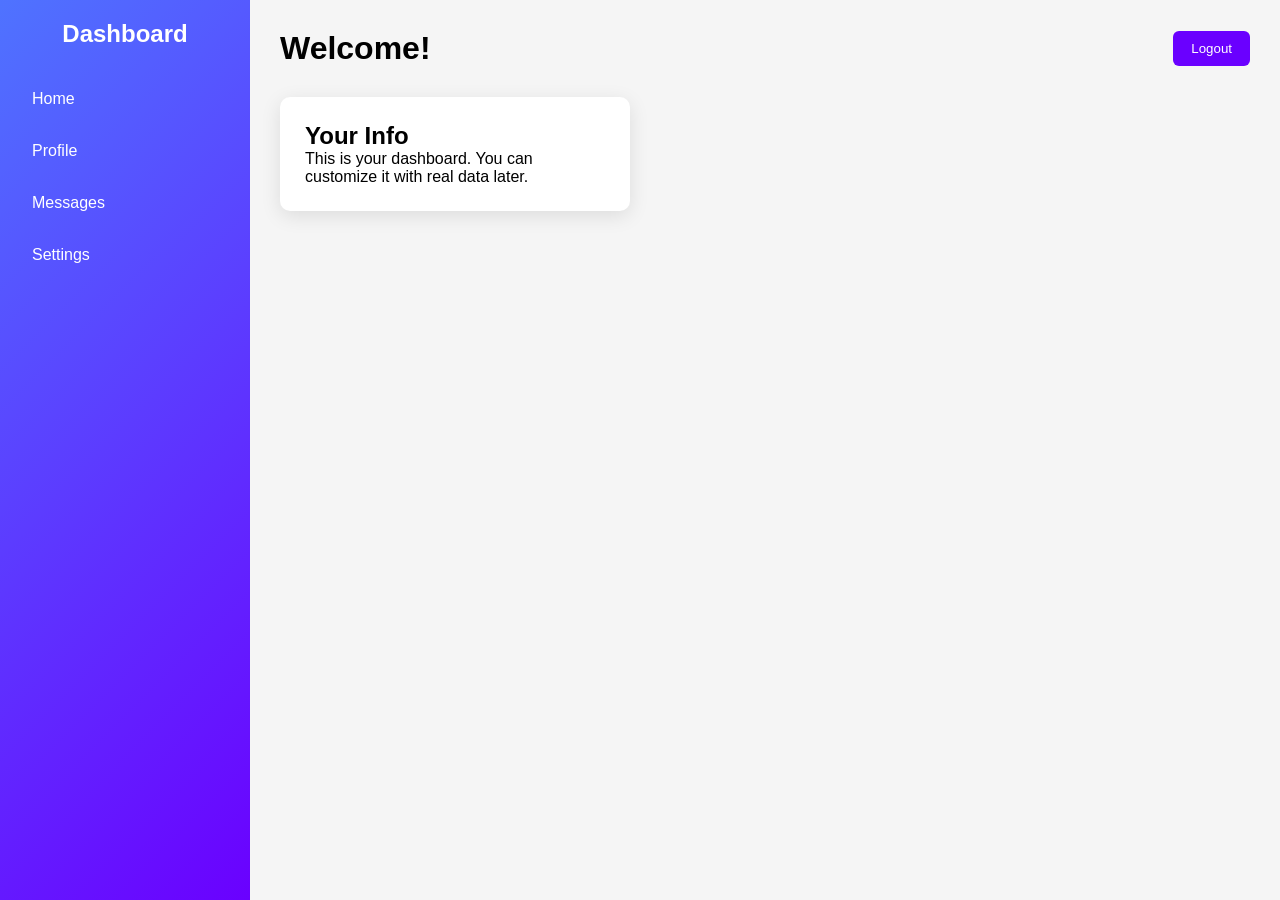
<file: dashbord.html>
<!DOCTYPE html>
<html lang="en">
<head>
    <meta charset="UTF-8">
    <meta name="viewport" content="width=device-width, initial-scale=1.0">
    <title>Dashboard</title>

    <style>
        * {
            margin: 0;
            padding: 0;
            box-sizing: border-box;
            font-family: "Poppins", sans-serif;
        }

        body {
            height: 100vh;
            background: #f5f5f5;
            display: flex;
        }

        /* Sidebar */
        .sidebar {
            width: 250px;
            background: linear-gradient(135deg, #4f73ff, #6a00ff);
            color: white;
            padding: 20px;
            height: 100vh;
        }

        .sidebar h2 {
            text-align: center;
            margin-bottom: 30px;
        }

        .sidebar a {
            display: block;
            color: white;
            text-decoration: none;
            padding: 12px;
            margin: 10px 0;
            border-radius: 6px;
            transition: 0.3s;
        }

        .sidebar a:hover {
            background: rgba(255, 255, 255, 0.2);
        }

        /* Main Content */
        .content {
            flex: 1;
            padding: 30px;
        }

        .top-bar {
            display: flex;
            justify-content: space-between;
            align-items: center;
            margin-bottom: 30px;
        }

        .logout-btn {
            background: #6a00ff;
            color: white;
            padding: 10px 18px;
            border: none;
            border-radius: 6px;
            cursor: pointer;
            transition: 0.3s;
        }

        .logout-btn:hover {
            background: #4f00cc;
        }

        .card {
            background: white;
            padding: 25px;
            border-radius: 10px;
            box-shadow: 0px 5px 20px rgba(0, 0, 0, 0.1);
            max-width: 350px;
        }

        @media (max-width: 768px) {
            .sidebar {
                display: none;
            }
        }
    </style>
</head>

<body>

    <!-- Sidebar -->
    <div class="sidebar">
        <h2>Dashboard</h2>
        <a href="#">Home</a>
        <a href="#">Profile</a>
        <a href="#">Messages</a>
        <a href="#">Settings</a>
    </div>

    <!-- Main content -->
    <div class="content">
        <div class="top-bar">
            <h1>Welcome!</h1>
            <button class="logout-btn" onclick="logout()">Logout</button>
        </div>

        <div class="card">
            <h2>Your Info</h2>
            <p>This is your dashboard. You can customize it with real data later.</p>
        </div>
    </div>

    <script>
        function logout() {
            alert("Logged out successfully!");
            window.location.href = "index.html"; // go back to login page
        }
    </script>

</body>
</html>
</file>
